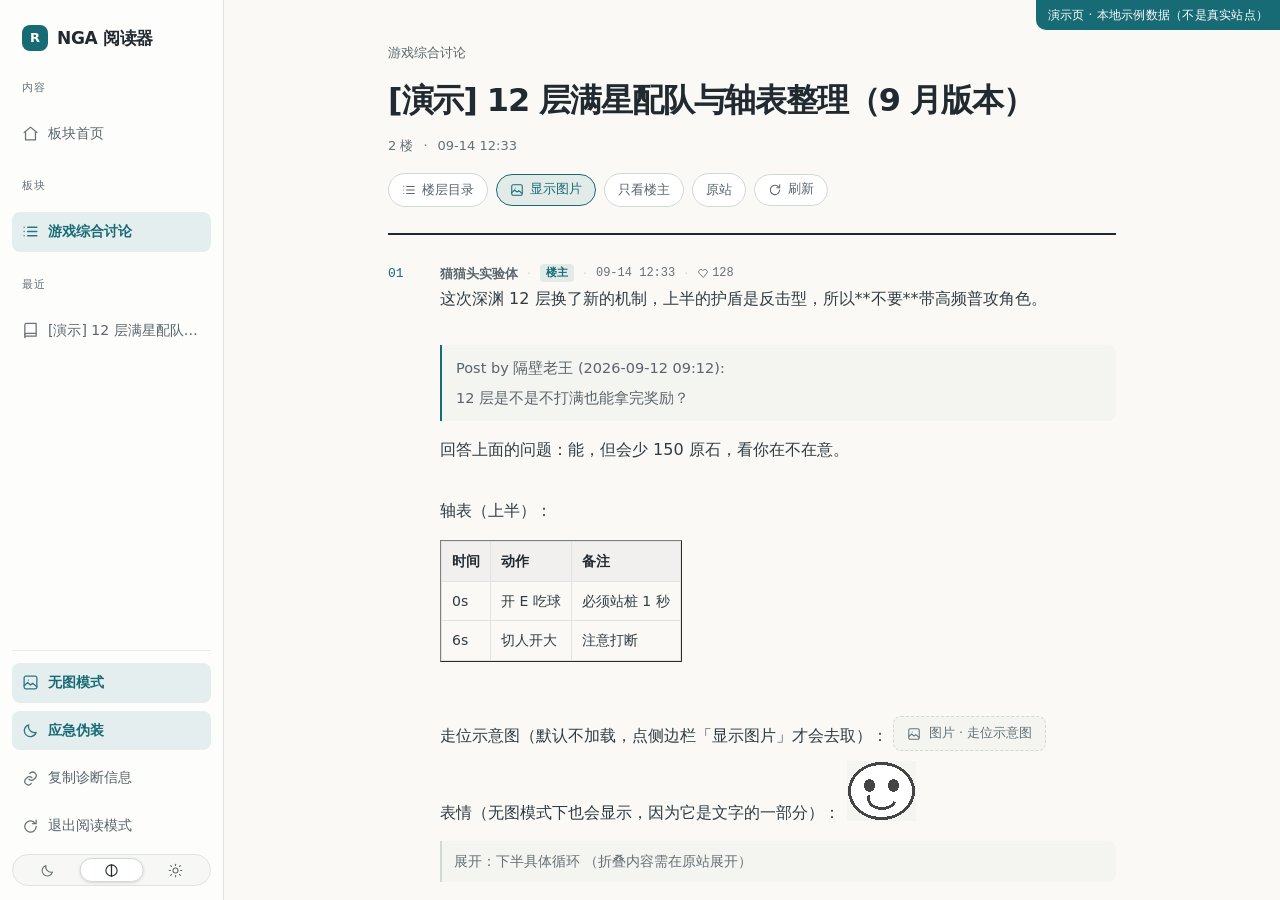
<file: extension/demo/index.html>
<!doctype html>
<html lang="zh-CN">
    <head>
        <meta charset="utf-8" />
        <meta name="viewport" content="width=device-width, initial-scale=1" />
        <title>[演示] 12 层满星配队与轴表整理 - NGA玩家社区</title>
        <!--
          演示页（给商店审核员、以及没登录 NGA 的人看）：
          下面这段 HTML 照抄真实 read.php 的层级与类名（出处见 dev/fixtures/thread.html
          与 dev/nga-dom-notes.md），渲染走的是与 NGA 上完全相同的代码路径：
          demo-boot.js → app.js → nga/parse.js → nga/sanitize.js → view/thread.js。
          数据是本地示例，不是真实站点内容；示例图/表情在同目录下。
          正文元素照真机用 <span class="postcontent ubbcode">（dev/fixtures/thread.html 用的是 <p>，
          两种都要能解析；静态 HTML 里往 <p> 塞 <div> 会被浏览器拆开，所以这里用 span）。
        -->
        <link rel="stylesheet" href="../src/styles/boot.css" />
        <link rel="stylesheet" href="../src/styles/app.css" />
        <link rel="stylesheet" href="demo.css" />
    </head>
    <body>
        <div id="mmc">
            <div class="nav">
                <a class="nav_root" href="/">NGA</a>
                <span class="nav_spr">-</span>
                <a class="nav_link" href="/thread.php?fid=-7">游戏综合讨论</a>
                <span class="nav_spr">-</span>
                <a class="nav_link" href="/read.php?tid=1">[演示] 12 层满星配队与轴表整理</a>
            </div>

            <div id="m_posts" class="module_wrap">
                <div id="m_posts_c" class="w100">
                    <table class="forumbox postbox" cellspacing="1px">
                        <tbody>
                            <tr id="post1strow0" class="postrow row2">
                                <td class="c1">
                                    <span id="posterinfo0" class="posterinfo">
                                        <a name="l0" href="/read.php?tid=1&amp;page=1#pid0Anchor" class="small_colored_text_btn stxt block_txt_c0 vertmod">#0</a>
                                        <a id="postauthor0" class="userlink author" href="/nuke.php?func=ucp&amp;uid=33123456"><b class="block_txt">猫</b>猫头实验体</a>
                                    </span>
                                </td>
                                <td id="postcontainer0" class="c2">
                                    <a id="pid0Anchor"></a>
                                    <h3 id="postsubject0">[演示] 12 层满星配队与轴表整理（9 月版本）</h3>
                                    <span id="postcontent0" class="postcontent ubbcode">
                                        这次深渊 12 层换了新的机制，上半的护盾是反击型，所以**不要**带高频普攻角色。<br /><br />
                                        <div class="quote">
                                            <b>Post by 隔壁老王 (2026-09-12 09:12):</b><br />12 层是不是不打满也能拿完奖励？
                                        </div>
                                        回答上面的问题：能，但会少 150 原石，看你在不在意。<br /><br />
                                        轴表（上半）：
                                        <table border="1" cellspacing="0">
                                            <tr>
                                                <th>时间</th>
                                                <th>动作</th>
                                                <th>备注</th>
                                            </tr>
                                            <tr>
                                                <td>0s</td>
                                                <td>开 E 吃球</td>
                                                <td>必须站桩 1 秒</td>
                                            </tr>
                                            <tr>
                                                <td>6s</td>
                                                <td>切人开大</td>
                                                <td>注意打断</td>
                                            </tr>
                                        </table>
                                        <br />
                                        走位示意图（默认不加载，点侧边栏「显示图片」才会去取）：
                                        <img src="shot.png" alt="走位示意图" />
                                        <br />
                                        表情（无图模式下也会显示，因为它是文字的一部分）：
                                        <img class="smile_ac" src="smile.png" alt="咦" />
                                        <br />
                                        <div class="collapse_btn"><button type="button" name="collapseSwitchButton">+</button> 展开：下半具体循环</div>
                                        <div class="collapse_content"></div>
                                        <br />
                                        循环代码：
                                        <pre><code>for (int i = 0; i &lt; 2; i++) {
    castSkill("E");
}</code></pre>
                                    </span>
                                    <div id="postInfo0" class="postInfo">
                                        <span id="postdate0" class="postinfot postdatec">2026-09-14 12:33</span>
                                        <span class="recommendvalue">128</span>
                                    </div>
                                </td>
                            </tr>
                            <tr id="post1strow1" class="postrow row1">
                                <td class="c1">
                                    <span id="posterinfo1" class="posterinfo">
                                        <a name="l1" href="/read.php?tid=1&amp;page=1#pid900000011Anchor" class="small_colored_text_btn stxt block_txt_c0 vertmod">#1</a>
                                        <a id="postauthor1" class="userlink author" href="/nuke.php?func=ucp&amp;uid=33123457"><b class="block_txt">隔</b>壁老王</a>
                                    </span>
                                </td>
                                <td id="postcontainer1" class="c2">
                                    <a id="pid900000011Anchor"></a>
                                    <h3 id="postsubject1">Re：[演示] 12 层满星配队与轴表整理</h3>
                                    <span id="postcontent1" class="postcontent ubbcode">
                                        感谢整理，按这个轴打了两遍就满了。<br /><br />
                                        <div class="quote">
                                            <b>Post by 猫猫头实验体 (2026-09-14 12:33):</b><br />
                                            <div class="quote"><b>Post by 隔壁老王 (2026-09-12 09:12):</b><br />12 层是不是不打满也能拿完奖励？</div>
                                            嵌套引用测试
                                        </div>
                                        总之还是看自己的队伍池，别硬抄。
                                    </span>
                                    <div id="postInfo1" class="postInfo">
                                        <span id="postdate1" class="postinfot postdatec">2026-09-14 12:41</span>
                                        <span class="recommendvalue">42</span>
                                    </div>
                                </td>
                            </tr>
                        </tbody>
                    </table>
                </div>
            </div>
        </div>

        <script type="module" src="demo-boot.js"></script>
    </body>
</html>
</file>
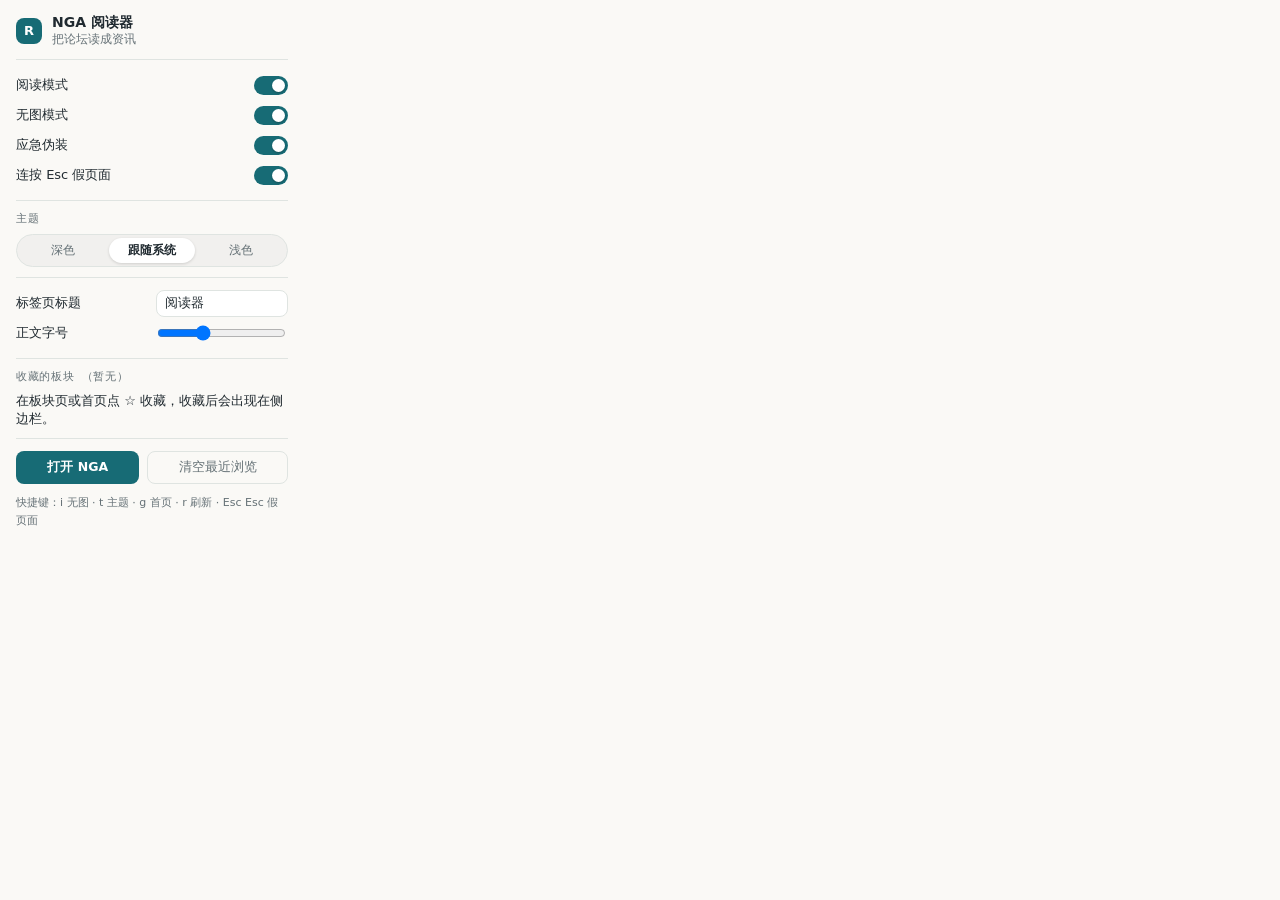
<file: extension/popup/popup.html>
<!doctype html>
<html lang="zh-CN">
    <head>
        <meta charset="utf-8" />
        <meta name="viewport" content="width=device-width, initial-scale=1" />
        <title>NGA 阅读器 · 设置</title>
        <link rel="stylesheet" href="popup.css" />
    </head>
    <body>
        <header class="pop-head">
            <span class="pop-mark">R</span>
            <div>
                <div class="pop-title">NGA 阅读器</div>
                <div class="pop-sub">把论坛读成资讯</div>
            </div>
        </header>

        <section class="pop-section">
            <div class="pop-row">
                <label for="enabled">阅读模式</label>
                <input type="checkbox" id="enabled" data-key="enabled" />
            </div>
            <div class="pop-row">
                <label for="hideImages">无图模式</label>
                <input type="checkbox" id="hideImages" data-key="hideImages" />
            </div>
            <div class="pop-row">
                <label for="stealth">应急伪装</label>
                <input type="checkbox" id="stealth" data-key="stealth" />
            </div>
            <div class="pop-row">
                <label for="bossKey">连按 Esc 假页面</label>
                <input type="checkbox" id="bossKey" data-key="bossKey" />
            </div>
        </section>

        <section class="pop-section">
            <div class="pop-label">主题</div>
            <div class="pop-seg" id="theme">
                <button type="button" data-theme="dark">深色</button>
                <button type="button" data-theme="auto">跟随系统</button>
                <button type="button" data-theme="light">浅色</button>
            </div>
        </section>

        <section class="pop-section">
            <div class="pop-row">
                <label for="brandText">标签页标题</label>
                <input type="text" id="brandText" data-key="brandText" class="pop-input" maxlength="16" />
            </div>
            <div class="pop-row">
                <label for="fontScale">正文字号</label>
                <input type="range" id="fontScale" data-key="fontScale" min="85" max="130" step="5" />
            </div>
        </section>

        <section class="pop-section">
            <div class="pop-label">收藏的板块 <span id="fav-count" class="pop-dim"></span></div>
            <div id="favorites" class="pop-favs"></div>
        </section>

        <footer class="pop-foot">
            <button type="button" id="open-nga" class="pop-btn">打开 NGA</button>
            <button type="button" id="clear-recents" class="pop-btn pop-btn-ghost">清空最近浏览</button>
        </footer>
        <div class="pop-hint">快捷键：i 无图 · t 主题 · g 首页 · r 刷新 · Esc Esc 假页面</div>
        <div class="pop-meta"><span id="pop-version" class="pop-version"></span></div>

        <script type="module" src="popup.js"></script>
    </body>
</html>
</file>
<file: extension/src/styles/boot.css>
/* boot.css —— 早于任何内容渲染注入：负责「藏住原站」这件最要命的小事 */

/* 接管前：整页不可见（含背景，避免白闪与原站底色差异） */
html.ngr-pending {
    visibility: hidden !important;
    background: #faf9f6 !important;
}

html.ngr-pending body {
    visibility: hidden !important;
}

/* 接管后：原站的 body 子节点全部让位，只留我们的 #ngr-root */
html.ngr-active,
html.ngr-active body {
    margin: 0 !important;
    padding: 0 !important;
    overflow: hidden !important;
    background: var(--ng-bg-0, #faf9f6) !important;
}

html.ngr-active body > *:not(#ngr-root):not(script):not(style):not(link):not(template) {
    display: none !important;
}

/* 阅读模式里禁掉原站的滚动条/浮动层 */
html.ngr-active #mmc,
html.ngr-active #m_nav,
html.ngr-active .tp,
html.ngr-active .mask {
    display: none !important;
}

/* --------------------------------------------------------------------------
   唤醒懒加载图片时（nga/lazy-images.js）：
   把原站临时切成「有布局、看不见、摸不到」，这样图片才会进视口被加载。
   加载完立刻移除这个类，原站重新变回 display:none。
   -------------------------------------------------------------------------- */
html.ngr-waking,
html.ngr-waking body {
    overflow: auto !important;
    height: auto !important;
}

/* 注意特异性：上面「隐藏 body > *」那条带 4 个 :not()，权重很高，
   这里必须用 id 才压得住 —— 之前用 body > * 覆盖，结果 display 还是 none，
   图片永远进不了视口，唤醒就成了空转。 */
html.ngr-waking.ngr-active #mmc,
html.ngr-waking #mmc {
    display: block !important;
    position: absolute !important;
    left: 0 !important;
    top: 0 !important;
    width: 1280px !important;
    opacity: 0 !important;
    pointer-events: none !important;
    z-index: 0 !important;
}
</file>
<file: extension/src/styles/app.css>
/* ==========================================================================
   app.css —— 阅读器视觉系统
   设计语言参考 aihot.news/daily：暖纸底 + 细线分隔 + 编号正文 + 极克制的青色强调
   所有 token 以 --ng- 前缀命名，避免与原站变量冲突
   ========================================================================== */

:root,
:root[data-ngr-theme='light'] {
    color-scheme: light;

    --ng-bg-0: #faf9f6;
    --ng-bg-1: #f3f3ef;
    --ng-bg-2: #e9ede9;
    --ng-surface-card: #ffffff;
    --ng-surface-0: rgba(28, 39, 51, 0.025);
    --ng-surface-1: rgba(28, 39, 51, 0.04);
    --ng-surface-2: rgba(28, 39, 51, 0.06);
    --ng-surface-3: rgba(28, 39, 51, 0.09);

    --ng-text-0: #202a30;
    --ng-text-1: #59656b;
    --ng-text-2: #657176;
    --ng-text-soft: #303c42;
    --ng-text-on-accent: #ffffff;

    --ng-border: #dfe4e1;
    --ng-border-strong: #d1d9d5;
    --ng-border-soft: #e9ede9;

    --ng-accent: #176b75;
    --ng-accent-rgb: 23, 107, 117;
    --ng-accent-fg: #176b75;
    --ng-accent-soft: rgba(23, 107, 117, 0.1);

    --ng-amber: #b8873a;
    --ng-rose: #b3402a;
    --ng-emerald: #2f7d5c;

    --ng-sidebar-bg: #fdfdfb;
    --ng-chip-active-bg: #202a30;
    --ng-chip-active-ink: #ffffff;
    --ng-code-bg: #ffffff;

    --ng-shadow-soft: 0 4px 12px rgba(28, 39, 51, 0.06);
    --ng-shadow: 0 12px 32px rgba(28, 39, 51, 0.12);
    --ng-shadow-thumb: 0 1px 3px rgba(28, 39, 51, 0.14);
}

:root[data-ngr-theme='dark'] {
    color-scheme: dark;

    --ng-bg-0: #13191c;
    --ng-bg-1: #1a2226;
    --ng-bg-2: #202a2f;
    --ng-surface-card: #1a2226;
    --ng-surface-0: rgba(255, 255, 255, 0.03);
    --ng-surface-1: rgba(255, 255, 255, 0.04);
    --ng-surface-2: rgba(255, 255, 255, 0.07);
    --ng-surface-3: rgba(255, 255, 255, 0.1);

    --ng-text-0: #e7eceb;
    --ng-text-1: #a5b0b3;
    --ng-text-2: #89979d;
    --ng-text-soft: #d2dada;
    --ng-text-on-accent: #0b1114;

    --ng-border: rgba(255, 255, 255, 0.08);
    --ng-border-strong: rgba(255, 255, 255, 0.12);
    --ng-border-soft: rgba(255, 255, 255, 0.06);

    --ng-accent: #12ccd8;
    --ng-accent-rgb: 18, 204, 216;
    --ng-accent-fg: #2ce2e8;
    --ng-accent-soft: rgba(18, 204, 216, 0.14);

    --ng-amber: #d3b26a;
    --ng-rose: #d86a52;
    --ng-emerald: #5fc79a;

    --ng-sidebar-bg: #161e21;
    --ng-chip-active-bg: #e7eceb;
    --ng-chip-active-ink: #13191c;
    --ng-code-bg: #10151c;

    --ng-shadow-soft: 0 6px 18px rgba(0, 0, 0, 0.35);
    --ng-shadow: 0 16px 40px rgba(0, 0, 0, 0.45);
    --ng-shadow-thumb: 0 1px 3px rgba(0, 0, 0, 0.4);
}

:root {
    --ng-radius: 12px;
    --ng-radius-sm: 8px;
    --ng-radius-lg: 16px;
    --ng-nav-width: 224px;
    --ng-container: 824px;
    --ng-dur: 180ms;
    --ng-dur-fast: 120ms;
    --ng-font:
        system-ui, -apple-system, BlinkMacSystemFont, 'Segoe UI', 'PingFang SC', 'Hiragino Sans GB',
        'HarmonyOS Sans SC', 'Microsoft YaHei', sans-serif;
    --ng-mono: ui-monospace, SFMono-Regular, 'SF Mono', Menlo, Consolas, 'Liberation Mono', monospace;
}

/* ==========================================================================
   应用外壳
   ========================================================================== */

#ngr-root {
    position: fixed !important;
    inset: 0 !important;
    z-index: 2147483647 !important;
    display: grid;
    grid-template-columns: var(--ng-nav-width) minmax(0, 1fr);
    background: var(--ng-bg-0);
    color: var(--ng-text-0);
    font-family: var(--ng-font);
    font-size: 14px;
    line-height: 1.7;
    -webkit-font-smoothing: antialiased;
    text-rendering: optimizeLegibility;
    font-feature-settings: 'palt' 1;
}

#ngr-root *,
#ngr-root *::before,
#ngr-root *::after {
    box-sizing: border-box;
}

#ngr-root [hidden] {
    display: none !important;
}

/* ---------- 侧边栏 ---------- */

.ngr-side {
    position: relative;
    display: flex;
    flex-direction: column;
    gap: 14px;
    min-height: 0;
    padding: 18px 12px 14px;
    background: var(--ng-sidebar-bg);
    border-right: 1px solid var(--ng-border);
    overflow-y: auto;
    overscroll-behavior: contain;
}

.ngr-side::-webkit-scrollbar,
.ngr-main::-webkit-scrollbar {
    width: 8px;
}

.ngr-side::-webkit-scrollbar-thumb,
.ngr-main::-webkit-scrollbar-thumb {
    background: var(--ng-border-strong);
    border-radius: 99px;
}

.ngr-side::-webkit-scrollbar-thumb:hover,
.ngr-main::-webkit-scrollbar-thumb:hover {
    background: var(--ng-text-2);
}

.ngr-brand {
    display: flex;
    align-items: center;
    gap: 9px;
    padding: 6px 10px 2px;
    color: var(--ng-text-0);
    font-size: 17px;
    font-weight: 700;
    letter-spacing: -0.02em;
    text-decoration: none;
}

.ngr-brand:hover {
    text-decoration: none;
}

.ngr-brand-mark {
    display: inline-flex;
    align-items: center;
    justify-content: center;
    width: 26px;
    height: 26px;
    border-radius: 8px;
    background: var(--ng-accent);
    color: var(--ng-text-on-accent);
    font-size: 13px;
    font-weight: 700;
    letter-spacing: 0;
}

.ngr-side-group {
    padding: 10px 10px 2px;
    color: var(--ng-text-2);
    font-family: var(--ng-mono);
    font-size: 11px;
    letter-spacing: 0.08em;
    text-transform: uppercase;
}

.ngr-side-nav {
    display: grid;
    grid-template-columns: minmax(0, 1fr);
    gap: 2px;
    align-content: start;
}

.ngr-side-link {
    display: flex;
    align-items: center;
    gap: 9px;
    min-width: 0;
    min-height: 38px;
    padding: 8px 10px;
    border: 0;
    border-radius: var(--ng-radius-sm);
    background: none;
    color: var(--ng-text-1);
    font-family: inherit;
    font-size: 14px;
    font-weight: 500;
    text-align: left;
    text-decoration: none;
    cursor: pointer;
    transition:
        background var(--ng-dur-fast) ease,
        color var(--ng-dur-fast) ease;
}

.ngr-side-link:hover {
    background: var(--ng-surface-1);
    color: var(--ng-text-0);
    text-decoration: none;
}

.ngr-side-link.is-active,
.ngr-side-link.is-active:hover {
    background: var(--ng-accent-soft);
    color: var(--ng-accent-fg);
    font-weight: 600;
}

.ngr-side-link-text {
    flex: 1 1 auto;
    min-width: 0;
    overflow: hidden;
    text-overflow: ellipsis;
    white-space: nowrap;
}

.ngr-side-count {
    color: var(--ng-text-2);
    font-family: var(--ng-mono);
    font-size: 11px;
}

.ngr-side-icon {
    flex: 0 0 auto;
    width: 17px;
    height: 17px;
    opacity: 0.9;
}

.ngr-side-empty {
    padding: 4px 10px 8px;
    color: var(--ng-text-2);
    font-size: 12.5px;
}

.ngr-side-foot {
    margin-top: auto;
    display: grid;
    gap: 8px;
    padding-top: 12px;
    border-top: 1px solid var(--ng-border-soft);
}

/* 主题三段开关（airhot 同款） */
.ngr-theme-toggle {
    position: relative;
    display: grid;
    grid-template-columns: repeat(3, 1fr);
    align-items: center;
    height: 32px;
    padding: 3px;
    border: 1px solid var(--ng-border);
    border-radius: 999px;
    background: var(--ng-surface-0);
    isolation: isolate;
}

.ngr-theme-thumb {
    position: absolute;
    top: 3px;
    bottom: 3px;
    left: 3px;
    z-index: 0;
    width: calc((100% - 6px) / 3);
    border: 1px solid var(--ng-border-strong);
    border-radius: 999px;
    background: var(--ng-surface-card);
    box-shadow: var(--ng-shadow-thumb);
    transition: transform 0.26s cubic-bezier(0.32, 0.72, 0, 1);
}

.ngr-theme-thumb[data-pos='dark'] {
    transform: translateX(0);
}

.ngr-theme-thumb[data-pos='auto'] {
    transform: translateX(100%);
}

.ngr-theme-thumb[data-pos='light'] {
    transform: translateX(200%);
}

.ngr-theme-opt {
    position: relative;
    z-index: 1;
    display: inline-flex;
    align-items: center;
    justify-content: center;
    height: 100%;
    padding: 0;
    border: 0;
    border-radius: 999px;
    background: transparent;
    color: var(--ng-text-2);
    cursor: pointer;
}

.ngr-theme-opt:hover {
    color: var(--ng-text-1);
}

.ngr-theme-opt.is-active {
    color: var(--ng-text-0);
}

.ngr-theme-opt svg {
    width: 15px;
    height: 15px;
}

/* ---------- 主区域 ---------- */

.ngr-main {
    position: relative;
    min-width: 0;
    overflow-y: auto;
    overscroll-behavior: contain;
    background: var(--ng-bg-0);
    outline: none;
}

.ngr-main-inner {
    width: 100%;
    max-width: var(--ng-container);
    margin: 0 auto;
    padding: 42px 48px 88px;
}

.ngr-head {
    padding-bottom: 26px;
    border-bottom: 2px solid var(--ng-text-0);
}

.ngr-kicker {
    display: flex;
    flex-wrap: wrap;
    align-items: center;
    gap: 14px;
    color: var(--ng-text-1);
    font-size: 13px;
}

.ngr-kicker > span:first-child {
    color: var(--ng-accent-fg);
    font-weight: 650;
}

.ngr-kicker a {
    color: inherit;
    text-decoration: none;
}

.ngr-kicker a:hover {
    color: var(--ng-accent-fg);
}

.ngr-kicker time {
    font-family: var(--ng-mono);
    font-size: 12.5px;
    font-variant-numeric: tabular-nums;
}

.ngr-title {
    margin: 14px 0 13px;
    color: var(--ng-text-0);
    font-size: 32px;
    font-weight: 700;
    line-height: 1.38;
    letter-spacing: -0.035em;
    overflow-wrap: anywhere;
    text-wrap: balance;
}

.ngr-head-meta {
    display: flex;
    flex-wrap: wrap;
    align-items: center;
    gap: 10px;
    color: var(--ng-text-2);
    font-size: 13px;
}

.ngr-head-actions {
    display: flex;
    flex-wrap: wrap;
    align-items: center;
    gap: 8px;
    margin-top: 16px;
}

/* ---------- 通用控件 ---------- */

.ngr-btn {
    display: inline-flex;
    align-items: center;
    gap: 6px;
    min-height: 32px;
    padding: 5px 13px;
    border: 1px solid var(--ng-border-strong);
    border-radius: 999px;
    background: var(--ng-surface-card);
    color: var(--ng-text-1);
    font-family: inherit;
    font-size: 12.5px;
    font-weight: 500;
    text-decoration: none;
    cursor: pointer;
    transition:
        color var(--ng-dur-fast) ease,
        border-color var(--ng-dur-fast) ease,
        background var(--ng-dur-fast) ease;
}

.ngr-btn:hover {
    border-color: var(--ng-accent);
    color: var(--ng-accent-fg);
    text-decoration: none;
}

.ngr-btn.is-active {
    border-color: var(--ng-accent);
    background: var(--ng-accent-soft);
    color: var(--ng-accent-fg);
}

.ngr-btn svg {
    width: 14px;
    height: 14px;
}

.ngr-btn-icon {
    padding: 5px 9px;
}

/* ---------- 楼层目录 ---------- */

.ngr-toc {
    position: relative;
}

.ngr-toc > summary {
    list-style: none;
    cursor: pointer;
}

.ngr-toc > summary::-webkit-details-marker {
    display: none;
}

.ngr-toc[open] > summary {
    border-color: var(--ng-accent);
    background: var(--ng-accent-soft);
    color: var(--ng-accent-fg);
}

.ngr-toc-list {
    position: absolute;
    top: calc(100% + 8px);
    left: 0;
    z-index: 30;
    width: min(320px, calc(100vw - 48px));
    max-height: min(52vh, 380px);
    overflow: auto;
    padding: 6px;
    border: 1px solid var(--ng-border-strong);
    border-radius: var(--ng-radius);
    background: var(--ng-surface-card);
    box-shadow: var(--ng-shadow);
}

.ngr-toc-item {
    display: grid;
    grid-template-columns: 28px minmax(0, 1fr);
    column-gap: 8px;
    padding: 7px 9px;
    border-radius: var(--ng-radius-sm);
    color: inherit;
    text-decoration: none;
}

.ngr-toc-item:hover {
    background: var(--ng-surface-1);
    color: var(--ng-accent-fg);
}

.ngr-toc-num {
    grid-row: span 2;
    color: var(--ng-accent-fg);
    font-family: var(--ng-mono);
    font-size: 12px;
    line-height: 1.6;
}

.ngr-toc-meta,
.ngr-toc-excerpt {
    overflow: hidden;
    text-overflow: ellipsis;
    white-space: nowrap;
}

.ngr-toc-meta {
    font-size: 12.5px;
    font-weight: 600;
}

.ngr-toc-excerpt {
    color: var(--ng-text-2);
    font-size: 12px;
}

/* ==========================================================================
   帖子列表（板块页）
   ========================================================================== */

.ngr-threads {
    display: flex;
    flex-direction: column;
}

.ngr-thread {
    display: grid;
    grid-template-columns: 34px minmax(0, 1fr);
    gap: 18px;
    padding: 22px 0 20px;
    border-bottom: 1px solid var(--ng-border);
    color: inherit;
    text-decoration: none;
    transition: background var(--ng-dur-fast) ease;
}

.ngr-thread:hover {
    text-decoration: none;
}

.ngr-thread-marker {
    color: var(--ng-accent-fg);
    font-family: var(--ng-mono);
    font-size: 13px;
    font-weight: 500;
    line-height: 1.7;
    font-variant-numeric: tabular-nums;
}

.ngr-thread:hover .ngr-thread-title {
    color: var(--ng-accent-fg);
    text-decoration: underline;
    text-decoration-thickness: 1px;
    text-underline-offset: 5px;
}

.ngr-thread-top {
    display: flex;
    flex-wrap: wrap;
    align-items: center;
    gap: 9px;
    color: var(--ng-text-2);
    font-size: 12px;
}

.ngr-thread-title {
    margin: 5px 0 6px;
    color: var(--ng-text-0);
    font-size: 19px;
    font-weight: 650;
    line-height: 1.5;
    letter-spacing: -0.015em;
    overflow-wrap: anywhere;
    text-wrap: pretty;
}

.ngr-thread-meta {
    display: flex;
    flex-wrap: wrap;
    align-items: center;
    gap: 9px;
    color: var(--ng-text-2);
    font-size: 12.5px;
}

.ngr-dot {
    color: var(--ng-border-strong);
}

.ngr-thread-meta time,
.ngr-thread-meta .ngr-num {
    font-family: var(--ng-mono);
    font-variant-numeric: tabular-nums;
}

.ngr-thread-excerpt {
    margin: 6px 0 0;
    color: var(--ng-text-soft);
    font-size: 14px;
    line-height: 1.8;
}

.ngr-tag {
    display: inline-flex;
    align-items: center;
    height: 20px;
    padding: 0 8px;
    border-radius: 999px;
    background: var(--ng-surface-2);
    color: var(--ng-text-1);
    font-size: 11.5px;
    font-weight: 500;
}

.ngr-tag.is-pinned {
    background: var(--ng-accent-soft);
    color: var(--ng-accent-fg);
}

/* 合集（子版块）映射：看着像帖子，点开却是子列表，单独一个描边样式 */
.ngr-tag.is-subset {
    background: transparent;
    border: 1px dashed var(--ng-border-strong);
    color: var(--ng-text-1);
}

/* ==========================================================================
   楼层（阅读正文）
   ========================================================================== */

.ngr-floors {
    display: flex;
    flex-direction: column;
}

.ngr-floor {
    display: grid;
    grid-template-columns: 34px minmax(0, 1fr);
    gap: 18px;
    padding: 28px 0 26px;
    border-bottom: 1px solid var(--ng-border);
    scroll-margin-top: 16px;
}

.ngr-floor:last-child {
    border-bottom: 0;
}

.ngr-floor-marker {
    color: var(--ng-accent-fg);
    font-family: var(--ng-mono);
    font-size: 13px;
    font-weight: 500;
    line-height: 1.65;
    font-variant-numeric: tabular-nums;
}

.ngr-floor:target,
.ngr-floor.is-target {
    background: var(--ng-accent-soft);
    border-radius: var(--ng-radius-sm);
}

.ngr-floor-meta {
    display: flex;
    flex-wrap: wrap;
    align-items: center;
    gap: 9px;
    color: var(--ng-text-2);
    font-size: 12.5px;
    line-height: 1.7;
}

.ngr-floor-author {
    color: var(--ng-text-1);
    font-weight: 600;
    text-decoration: none;
}

.ngr-floor-author:hover {
    color: var(--ng-accent-fg);
}

.ngr-floor-meta time {
    font-family: var(--ng-mono);
    font-size: 12px;
    font-variant-numeric: tabular-nums;
}

.ngr-pill {
    display: inline-flex;
    align-items: center;
    height: 18px;
    padding: 0 6px;
    border-radius: 4px;
    background: var(--ng-accent-soft);
    color: var(--ng-accent-fg);
    font-size: 11px;
    font-weight: 600;
}

.ngr-recommend {
    display: inline-flex;
    align-items: center;
    gap: 3px;
    color: var(--ng-text-2);
    font-family: var(--ng-mono);
    font-size: 12px;
}

.ngr-recommend svg {
    width: 12px;
    height: 12px;
}

.ngr-floor-subject {
    margin: 8px 0 10px;
    color: var(--ng-text-0);
    font-size: 22px;
    font-weight: 650;
    line-height: 1.52;
    letter-spacing: -0.018em;
    overflow-wrap: anywhere;
}

/* 首楼（楼主）视觉权重更高，与 aihot 第一条 story 同款处理 */
.ngr-floor.is-op .ngr-floor-subject {
    font-size: 26px;
}

.ngr-floor-actions {
    display: flex;
    flex-wrap: wrap;
    align-items: center;
    gap: 12px;
    margin-top: 14px;
    opacity: 0;
    transition: opacity var(--ng-dur) ease;
}

.ngr-floor:hover .ngr-floor-actions,
.ngr-floor:focus-within .ngr-floor-actions {
    opacity: 1;
}

.ngr-floor-action {
    padding: 0;
    border: 0;
    background: none;
    color: var(--ng-text-2);
    font-family: inherit;
    font-size: 12px;
    text-decoration: none;
    cursor: pointer;
}

.ngr-floor-action:hover {
    color: var(--ng-accent-fg);
    text-decoration: underline;
    text-underline-offset: 3px;
}

/* ==========================================================================
   正文排版（净化后的原站 HTML）
   ========================================================================== */

.ngr-content {
    color: var(--ng-text-soft);
    font-size: calc(16px * var(--ng-scale, 1));
    line-height: 1.9;
    overflow-wrap: anywhere;
    word-break: break-word;
}

.ngr-content > :first-child {
    margin-top: 0;
}

.ngr-content > :last-child {
    margin-bottom: 0;
}

/* 压掉原站样式里最常泄漏的几类属性 */
.ngr-content div,
.ngr-content span,
.ngr-content font,
.ngr-content section,
.ngr-content article {
    max-width: 100%;
    background: transparent;
    color: inherit;
    font-family: inherit;
    font-size: inherit;
    line-height: inherit;
    text-align: left;
    float: none;
}

.ngr-content p {
    margin: 0 0 14px;
}

.ngr-content b,
.ngr-content strong {
    color: var(--ng-text-0);
    font-weight: 650;
}

.ngr-content i,
.ngr-content em {
    color: var(--ng-text-1);
}

.ngr-content h1,
.ngr-content h2,
.ngr-content h3,
.ngr-content h4 {
    margin: 22px 0 10px;
    color: var(--ng-text-0);
    font-size: 18px;
    font-weight: 650;
    line-height: 1.5;
    letter-spacing: -0.01em;
}

.ngr-content ul,
.ngr-content ol {
    margin: 0 0 14px;
    padding-left: 22px;
}

.ngr-content li {
    margin: 4px 0;
}

.ngr-content hr {
    height: 1px;
    margin: 20px 0;
    border: 0;
    background: var(--ng-border);
}

.ngr-content a {
    color: var(--ng-text-0);
    text-decoration: underline;
    text-decoration-color: var(--ng-border-strong);
    text-decoration-thickness: 1px;
    text-underline-offset: 4px;
}

.ngr-content a:hover {
    color: var(--ng-accent-fg);
    text-decoration-color: currentColor;
}

.ngr-content .ngr-content-empty {
    color: var(--ng-text-2);
    font-size: 14px;
    font-style: italic;
}

/* 大图（表情见下面 .ngr-inline-img）。
   这里必须 !important：原站 JS（ubbcode.adjImgSize）会按**它自己**的布局宽度给图片写
   内联 max-width（实测 982~1030px，比正文栏宽 300px），非 !important 的规则压不住。 */
.ngr-content img {
    display: block;
    width: auto !important;
    max-width: 100% !important;
    min-width: 0 !important;
    /* 图片框限高：一张竖图不该占满整屏，点开才是看大图的地方 */
    max-height: 70vh !important;
    min-height: 0 !important;
    height: auto !important;
    margin: 14px 0;
    border: 1px solid var(--ng-border);
    border-radius: 10px;
    background: var(--ng-surface-0);
    /* 原站给「点开看大图」画的内联描边，我们用全屏预览替代 */
    outline: none !important;
    cursor: zoom-in;
    transition: border-color var(--ng-dur-fast) ease;
}

.ngr-content img:hover {
    border-color: var(--ng-accent);
}

/* 表情/小图标不参与大图排版，也不进预览：按原图大小行内排 */
.ngr-content img.ngr-inline-img {
    display: inline-block;
    max-height: none !important;
    margin: 0 2px;
    border: 0;
    border-radius: 0;
    vertical-align: -3px;
    cursor: default;
}

/* 引用（NGA 的 .quote 会被净化成 blockquote） */
.ngr-content blockquote,
.ngr-quote {
    margin: 0 0 14px;
    padding: 10px 14px;
    border-left: 2px solid var(--ng-accent);
    border-radius: 0 var(--ng-radius-sm) var(--ng-radius-sm) 0;
    background: var(--ng-surface-0);
    color: var(--ng-text-1);
    font-size: 14.5px;
    line-height: 1.8;
}

.ngr-content blockquote blockquote {
    margin-top: 10px;
    border-left-color: var(--ng-border-strong);
    background: var(--ng-surface-1);
}

.ngr-quote-head {
    display: flex;
    flex-wrap: wrap;
    align-items: center;
    gap: 8px;
    margin-bottom: 4px;
    color: var(--ng-text-2);
    font-size: 12px;
}

.ngr-quote-head a {
    color: var(--ng-text-1);
    text-decoration: none;
}

.ngr-quote-head a:hover {
    color: var(--ng-accent-fg);
}

.ngr-content table {
    display: block;
    width: fit-content;
    max-width: 100%;
    margin: 14px 0;
    border-collapse: collapse;
    overflow-x: auto;
    font-size: 14px;
}

.ngr-content th,
.ngr-content td {
    padding: 6px 10px;
    border: 1px solid var(--ng-border);
    text-align: left;
}

.ngr-content th {
    background: var(--ng-surface-1);
    color: var(--ng-text-0);
    font-weight: 600;
}

.ngr-content pre,
.ngr-content code {
    font-family: var(--ng-mono);
    font-size: 13.5px;
    line-height: 1.7;
}

.ngr-content pre {
    margin: 14px 0;
    padding: 12px 14px;
    border: 1px solid var(--ng-border);
    border-radius: var(--ng-radius-sm);
    background: var(--ng-code-bg);
    overflow-x: auto;
}

.ngr-content code {
    padding: 1px 5px;
    border-radius: 4px;
    background: var(--ng-surface-2);
}

.ngr-content pre code {
    padding: 0;
    background: none;
}

/* 折叠块：实测 NGA 的内容是空的（点击才去原站加载），这里渲染成一行提示 */
.ngr-content .ngr-collapse-note {
    display: block;
    margin: 12px 0;
    padding: 8px 12px;
    border-left: 2px solid var(--ng-border-strong);
    border-radius: 0 var(--ng-radius-sm) var(--ng-radius-sm) 0;
    background: var(--ng-surface-0);
    color: var(--ng-text-2);
    font-size: 13.5px;
}

/* 折叠块（内容真的在时） */
.ngr-content details {
    margin: 14px 0;
    padding: 10px 14px;
    border: 1px solid var(--ng-border);
    border-radius: var(--ng-radius-sm);
    background: var(--ng-surface-0);
}

.ngr-content summary {
    color: var(--ng-text-1);
    font-size: 14px;
    cursor: pointer;
}

.ngr-video {
    margin: 14px 0;
    color: var(--ng-text-2);
    font-size: 13px;
}

/* 无图模式：图片占位按钮 */
.ngr-img-ph {
    display: inline-flex;
    align-items: center;
    gap: 8px;
    margin: 10px 0;
    padding: 8px 13px;
    border: 1px dashed var(--ng-border-strong);
    border-radius: var(--ng-radius-sm);
    background: var(--ng-surface-0);
    color: var(--ng-text-2);
    font-family: inherit;
    font-size: 12.5px;
    cursor: pointer;
}

.ngr-img-ph:hover {
    border-color: var(--ng-accent);
    color: var(--ng-accent-fg);
}

.ngr-img-ph svg {
    width: 14px;
    height: 14px;
}

/* ==========================================================================
   分页 / 索引
   ========================================================================== */

.ngr-pager {
    display: flex;
    flex-wrap: wrap;
    align-items: center;
    gap: 7px;
    margin-top: 26px;
}

.ngr-chip {
    flex: 0 0 auto;
    display: inline-flex;
    align-items: center;
    justify-content: center;
    min-height: 32px;
    padding: 5px 13px;
    border: 1px solid var(--ng-border-strong);
    border-radius: 999px;
    background: var(--ng-surface-card);
    color: var(--ng-text-1);
    font-family: inherit;
    font-size: 12.5px;
    font-weight: 500;
    text-decoration: none;
    cursor: pointer;
    font-variant-numeric: tabular-nums;
    transition:
        background var(--ng-dur-fast) ease,
        color var(--ng-dur-fast) ease,
        border-color var(--ng-dur-fast) ease;
}

.ngr-chip:hover {
    border-color: var(--ng-accent);
    color: var(--ng-accent-fg);
    text-decoration: none;
}

.ngr-chip.is-active {
    border-color: transparent;
    background: var(--ng-chip-active-bg);
    color: var(--ng-chip-active-ink);
    font-weight: 700;
}

.ngr-chip.is-disabled {
    opacity: 0.45;
    cursor: default;
}

.ngr-chip-jump {
    display: inline-flex;
    align-items: center;
    gap: 6px;
    margin-left: auto;
    color: var(--ng-text-2);
    font-size: 12.5px;
}

.ngr-chip-jump input {
    width: 58px;
    min-height: 32px;
    padding: 4px 8px;
    border: 1px solid var(--ng-border-strong);
    border-radius: 8px;
    background: var(--ng-surface-card);
    color: var(--ng-text-0);
    font-family: var(--ng-mono);
    font-size: 12.5px;
    text-align: center;
}

.ngr-chip-jump input:focus {
    border-color: var(--ng-accent);
    outline: none;
}

/* 首页板块目录 */
.ngr-forum-group {
    margin: 0 0 30px;
}

.ngr-forum-group-title {
    margin-bottom: 12px;
    padding-bottom: 8px;
    border-bottom: 1px solid var(--ng-border-soft);
    color: var(--ng-text-2);
    font-family: var(--ng-mono);
    font-size: 11px;
    letter-spacing: 0.08em;
    text-transform: uppercase;
}

.ngr-forum-grid {
    display: grid;
    grid-template-columns: repeat(auto-fill, minmax(168px, 1fr));
    gap: 6px;
}

.ngr-forum-item {
    display: flex;
    align-items: center;
    gap: 8px;
    min-height: 40px;
    padding: 8px 12px;
    border-radius: var(--ng-radius-sm);
    color: var(--ng-text-1);
    font-size: 14px;
    text-decoration: none;
    transition: background var(--ng-dur-fast) ease;
}

.ngr-forum-item:hover {
    background: var(--ng-surface-1);
    color: var(--ng-text-0);
    text-decoration: none;
}

.ngr-forum-name {
    flex: 1 1 auto;
    min-width: 0;
    overflow: hidden;
    text-overflow: ellipsis;
    white-space: nowrap;
}

.ngr-star {
    flex: 0 0 auto;
    padding: 2px;
    border: 0;
    background: none;
    color: var(--ng-border-strong);
    cursor: pointer;
    opacity: 0;
    transition: opacity var(--ng-dur-fast) ease;
}

.ngr-forum-item:hover .ngr-star,
.ngr-side-link:hover .ngr-star,
.ngr-star.is-on {
    opacity: 1;
}

.ngr-star.is-on {
    color: var(--ng-amber);
}

.ngr-star svg {
    width: 14px;
    height: 14px;
}

/* ==========================================================================
   图片全屏预览
   ========================================================================== */

html.ngr-preview-open .ngr-main {
    overflow: hidden;
}

.ngr-lightbox {
    position: fixed;
    inset: 0;
    z-index: 30;
    display: flex;
    align-items: center;
    justify-content: center;
    background: rgba(8, 11, 13, 0.97);
    backdrop-filter: blur(3px);
}

.ngr-lightbox[hidden] {
    display: none;
}

.ngr-lb-stage {
    position: absolute;
    inset: 0;
    display: flex;
    align-items: center;
    justify-content: center;
    overflow: hidden;
    touch-action: none;
}

.ngr-lb-img {
    max-width: 96vw;
    max-height: 92vh;
    border-radius: 6px;
    box-shadow: 0 24px 60px rgba(0, 0, 0, 0.55);
    transform-origin: center center;
    transition: transform 0.12s ease-out;
    will-change: transform;
}

.ngr-lightbox.is-zoomed .ngr-lb-img {
    cursor: grab;
}

.ngr-lightbox.is-dragging .ngr-lb-img {
    cursor: grabbing;
    transition: none;
}

.ngr-lb-bar {
    position: absolute;
    top: 14px;
    right: 16px;
    z-index: 2;
    display: flex;
    align-items: center;
    gap: 6px;
}

.ngr-lb-counter {
    margin-right: 4px;
    color: rgba(255, 255, 255, 0.6);
    font-family: var(--ng-mono);
    font-size: 12px;
    font-variant-numeric: tabular-nums;
}

.ngr-lb-btn {
    display: inline-flex;
    align-items: center;
    justify-content: center;
    width: 34px;
    height: 34px;
    border: 1px solid rgba(255, 255, 255, 0.18);
    border-radius: 999px;
    background: rgba(255, 255, 255, 0.06);
    color: rgba(255, 255, 255, 0.85);
    cursor: pointer;
    transition:
        background var(--ng-dur-fast) ease,
        color var(--ng-dur-fast) ease;
}

.ngr-lb-btn:hover {
    background: rgba(255, 255, 255, 0.16);
    color: #fff;
}

.ngr-lb-nav {
    position: absolute;
    top: 50%;
    z-index: 2;
    display: flex;
    align-items: center;
    justify-content: center;
    width: 44px;
    height: 68px;
    margin-top: -34px;
    border: 1px solid rgba(255, 255, 255, 0.14);
    border-radius: 12px;
    background: rgba(255, 255, 255, 0.06);
    color: rgba(255, 255, 255, 0.85);
    cursor: pointer;
    transition:
        background var(--ng-dur-fast) ease,
        color var(--ng-dur-fast) ease;
}

.ngr-lb-nav:hover {
    background: rgba(255, 255, 255, 0.16);
    color: #fff;
}

.ngr-lb-nav[hidden] {
    display: none;
}

.ngr-lb-nav.is-prev {
    left: 14px;
}

.ngr-lb-nav.is-next {
    right: 14px;
}

.ngr-lb-hint {
    position: absolute;
    bottom: 14px;
    left: 50%;
    z-index: 2;
    transform: translateX(-50%);
    color: rgba(255, 255, 255, 0.45);
    font-size: 11.5px;
    white-space: nowrap;
}

@media (max-width: 900px) {
    .ngr-lb-hint {
        display: none;
    }

    .ngr-lb-nav {
        width: 36px;
        height: 56px;
        margin-top: -28px;
    }
}

/* ==========================================================================
   空态 / 错误态 / 骨架
   ========================================================================== */

.ngr-empty {
    padding: 42px 0;
    color: var(--ng-text-2);
    font-size: 14px;
    text-align: center;
}

.ngr-notice {
    margin: 24px 0;
    padding: 15px 18px;
    border: 1px solid var(--ng-border);
    border-left: 2px solid var(--ng-accent);
    border-radius: 0 var(--ng-radius-sm) var(--ng-radius-sm) 0;
    background: var(--ng-surface-0);
    color: var(--ng-text-1);
    font-size: 13.5px;
}

.ngr-notice code {
    font-family: var(--ng-mono);
    font-size: 12.5px;
}

.ngr-skel {
    height: 13px;
    margin: 12px 0;
    border-radius: 6px;
    background: linear-gradient(90deg, var(--ng-surface-1), var(--ng-surface-2), var(--ng-surface-1));
    background-size: 200% 100%;
    animation: ngr-shimmer 1.4s linear infinite;
}

.ngr-skeleton .ngr-floor {
    align-items: start;
}

.ngr-skeleton .ngr-floor-marker {
    opacity: 0.5;
}

@keyframes ngr-shimmer {
    from {
        background-position: 200% 0;
    }
    to {
        background-position: -200% 0;
    }
}

/* 回到顶部 */
.ngr-top {
    position: fixed;
    right: 26px;
    bottom: 26px;
    z-index: 6;
    display: flex;
    align-items: center;
    justify-content: center;
    width: 40px;
    height: 40px;
    border: 1px solid var(--ng-border-strong);
    border-radius: 50%;
    background: var(--ng-surface-card);
    box-shadow: var(--ng-shadow-soft);
    color: var(--ng-text-1);
    cursor: pointer;
    opacity: 0;
    visibility: hidden;
    transform: translateY(4px);
    transition:
        opacity var(--ng-dur) ease,
        visibility var(--ng-dur) ease,
        transform var(--ng-dur) ease,
        color var(--ng-dur-fast) ease,
        border-color var(--ng-dur-fast) ease;
}

.ngr-top.is-visible {
    opacity: 1;
    visibility: visible;
    transform: none;
}

.ngr-top:hover {
    border-color: var(--ng-accent);
    color: var(--ng-accent-fg);
}

.ngr-top svg {
    width: 16px;
    height: 16px;
}

/* 轻提示 */
.ngr-toast {
    position: fixed;
    bottom: 26px;
    left: 50%;
    z-index: 8;
    padding: 9px 16px;
    border-radius: 999px;
    background: var(--ng-chip-active-bg);
    color: var(--ng-chip-active-ink);
    font-size: 12.5px;
    opacity: 0;
    transform: translate(-50%, 8px);
    transition:
        opacity var(--ng-dur) ease,
        transform var(--ng-dur) ease;
    pointer-events: none;
}

.ngr-toast.is-visible {
    opacity: 1;
    transform: translate(-50%, 0);
}

/* ==========================================================================
   摸鱼应急层（连按两下 Esc）
   ========================================================================== */

.ngr-boss {
    position: fixed;
    inset: 0;
    z-index: 9;
    display: flex;
    flex-direction: column;
    gap: 18px;
    padding: 56px 64px;
    background: #ffffff;
    color: #1f2328;
    font-family: var(--ng-font);
}

.ngr-boss h1 {
    margin: 0;
    font-size: 22px;
    font-weight: 600;
}

.ngr-boss p {
    max-width: 720px;
    margin: 0;
    color: #4b5563;
    font-size: 14px;
    line-height: 1.9;
}

.ngr-boss table {
    width: 100%;
    max-width: 720px;
    border-collapse: collapse;
    font-size: 13px;
}

.ngr-boss th,
.ngr-boss td {
    padding: 8px 12px;
    border: 1px solid #e5e7eb;
    text-align: left;
}

.ngr-boss th {
    background: #f7f8f9;
    font-weight: 600;
}

/* ==========================================================================
   窄屏
   ========================================================================== */

@media (max-width: 900px) {
    #ngr-root {
        grid-template-columns: minmax(0, 1fr);
    }

    .ngr-side {
        display: none;
    }

    .ngr-main-inner {
        padding: 26px 20px 72px;
    }

    .ngr-title {
        font-size: 25px;
    }

    .ngr-floor,
    .ngr-thread {
        grid-template-columns: 26px minmax(0, 1fr);
        gap: 12px;
    }

    .ngr-floor.is-op .ngr-floor-subject {
        font-size: 21px;
    }
}
</file>
<file: extension/demo/demo.css>
/* demo.css —— 只给演示页用的两件事：角落挂一条「这是示例数据」的说明，
   并把站内导航禁掉（演示页里那些链接没有真实目标，点了会 404）。 */

html.ngr-active #ngr-root::before {
    content: '演示页 · 本地示例数据（不是真实站点）';
    position: fixed;
    top: 0;
    right: 0;
    z-index: 50;
    padding: 5px 12px;
    border-radius: 0 0 0 10px;
    background: var(--ng-accent);
    color: #fff;
    font-size: 12px;
    letter-spacing: 0.02em;
    pointer-events: none;
}

html.ngr-active #ngr-root .ngr-brand,
html.ngr-active #ngr-root .ngr-side-nav a {
    pointer-events: none;
}
</file>
<file: extension/popup/popup.css>
:root {
    color-scheme: light dark;
    --p-bg: #faf9f6;
    --p-card: #ffffff;
    --p-text: #202a30;
    --p-text-dim: #657176;
    --p-border: #dfe4e1;
    --p-accent: #176b75;
    --p-soft: rgba(28, 39, 51, 0.04);
    --p-font:
        system-ui, -apple-system, BlinkMacSystemFont, 'Segoe UI', 'PingFang SC', 'Hiragino Sans GB',
        'Microsoft YaHei', sans-serif;
}

@media (prefers-color-scheme: dark) {
    :root {
        --p-bg: #13191c;
        --p-card: #1a2226;
        --p-text: #e7eceb;
        --p-text-dim: #89979d;
        --p-border: rgba(255, 255, 255, 0.1);
        --p-accent: #12ccd8;
        --p-soft: rgba(255, 255, 255, 0.05);
    }
}

* {
    box-sizing: border-box;
}

body {
    width: 304px;
    margin: 0;
    padding: 14px 16px 12px;
    background: var(--p-bg);
    color: var(--p-text);
    font-family: var(--p-font);
    font-size: 13px;
}

.pop-head {
    display: flex;
    align-items: center;
    gap: 10px;
    padding-bottom: 12px;
    border-bottom: 1px solid var(--p-border);
}

.pop-mark {
    display: inline-flex;
    align-items: center;
    justify-content: center;
    width: 26px;
    height: 26px;
    border-radius: 8px;
    background: var(--p-accent);
    color: #fff;
    font-weight: 700;
}

.pop-title {
    font-size: 14px;
    font-weight: 650;
}

.pop-sub {
    color: var(--p-text-dim);
    font-size: 11.5px;
}

.pop-section {
    padding: 10px 0;
    border-bottom: 1px solid var(--p-border);
}

.pop-label {
    margin-bottom: 8px;
    color: var(--p-text-dim);
    font-family: ui-monospace, SFMono-Regular, Menlo, monospace;
    font-size: 11px;
    letter-spacing: 0.06em;
    text-transform: uppercase;
}

.pop-row {
    display: flex;
    align-items: center;
    justify-content: space-between;
    gap: 10px;
    min-height: 30px;
}

.pop-row label {
    color: var(--p-text);
}

.pop-dim {
    color: var(--p-text-dim);
}

.pop-input[type='text'] {
    width: 132px;
    padding: 5px 8px;
    border: 1px solid var(--p-border);
    border-radius: 8px;
    background: var(--p-card);
    color: var(--p-text);
    font-family: inherit;
    font-size: 12.5px;
}

.pop-input[type='range'] {
    width: 132px;
    accent-color: var(--p-accent);
}

input[type='checkbox'] {
    width: 34px;
    height: 19px;
    margin: 0;
    appearance: none;
    border: 1px solid var(--p-border);
    border-radius: 999px;
    background: var(--p-soft);
    position: relative;
    cursor: pointer;
    transition: background 120ms ease;
}

input[type='checkbox']::after {
    content: '';
    position: absolute;
    top: 2px;
    left: 2px;
    width: 13px;
    height: 13px;
    border-radius: 50%;
    background: var(--p-card);
    box-shadow: 0 1px 2px rgba(0, 0, 0, 0.25);
    transition: transform 160ms cubic-bezier(0.32, 0.72, 0, 1);
}

input[type='checkbox']:checked {
    background: var(--p-accent);
    border-color: transparent;
}

input[type='checkbox']:checked::after {
    transform: translateX(15px);
}

.pop-seg {
    display: grid;
    grid-template-columns: repeat(3, 1fr);
    gap: 4px;
    padding: 3px;
    border: 1px solid var(--p-border);
    border-radius: 999px;
    background: var(--p-soft);
}

.pop-seg button {
    padding: 4px 0;
    border: 0;
    border-radius: 999px;
    background: transparent;
    color: var(--p-text-dim);
    font-family: inherit;
    font-size: 12px;
    cursor: pointer;
}

.pop-seg button.is-active {
    background: var(--p-card);
    color: var(--p-text);
    font-weight: 600;
    box-shadow: 0 1px 3px rgba(0, 0, 0, 0.14);
}

.pop-favs {
    display: flex;
    flex-wrap: wrap;
    gap: 6px;
}

.pop-fav {
    display: inline-flex;
    align-items: center;
    padding-right: 4px;
    border: 1px solid var(--p-border);
    border-radius: 999px;
    background: var(--p-card);
    color: var(--p-text-dim);
    font-size: 12px;
}

.pop-fav:hover {
    border-color: var(--p-accent);
}

.pop-fav-open {
    padding: 4px 4px 4px 9px;
    color: inherit;
    text-decoration: none;
    cursor: pointer;
}

.pop-fav-open:hover {
    color: var(--p-accent);
}

.pop-fav-remove {
    display: inline-flex;
    align-items: center;
    justify-content: center;
    width: 18px;
    height: 18px;
    margin-left: 2px;
    padding: 0;
    border: 0;
    border-radius: 50%;
    background: transparent;
    color: var(--p-text-dim);
    font-family: inherit;
    font-size: 14px;
    line-height: 1;
    cursor: pointer;
}

.pop-fav-remove:hover {
    background: var(--p-soft);
    color: var(--p-text);
}

.pop-fav-open:focus-visible,
.pop-fav-remove:focus-visible {
    outline: 2px solid var(--p-accent);
    outline-offset: 1px;
}

.pop-foot {
    display: flex;
    gap: 8px;
    padding-top: 12px;
}

.pop-btn {
    flex: 1 1 auto;
    padding: 7px 10px;
    border: 1px solid transparent;
    border-radius: 8px;
    background: var(--p-accent);
    color: #fff;
    font-family: inherit;
    font-size: 12.5px;
    font-weight: 600;
    cursor: pointer;
}

.pop-btn-ghost {
    border-color: var(--p-border);
    background: transparent;
    color: var(--p-text-dim);
    font-weight: 500;
}

.pop-hint {
    padding-top: 10px;
    color: var(--p-text-dim);
    font-size: 11px;
    line-height: 1.6;
}

.pop-version {
    float: right;
    font-variant-numeric: tabular-nums;
    opacity: 0.8;
}

/* 版本号单独一行：和快捷键提示挤在一起会把提示挤到第二行 */
.pop-meta {
    padding-top: 2px;
    color: var(--p-text-dim);
    font-size: 11px;
    text-align: right;
}
</file>
